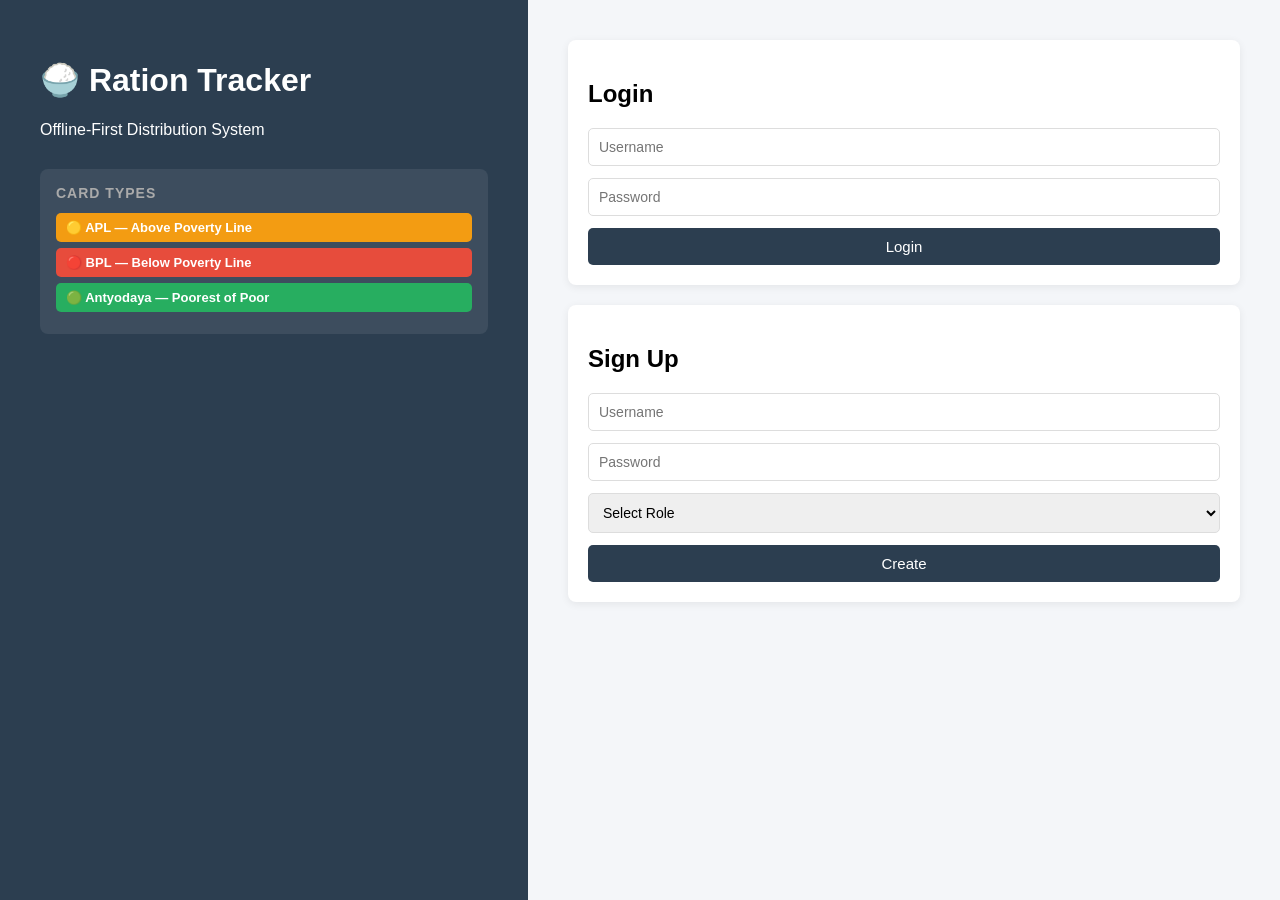
<file: index.html>
<!DOCTYPE html>
<html lang="en">
<head>
<meta charset="UTF-8">
<meta name="viewport" content="width=device-width, initial-scale=1.0">
<title>Ration Tracker</title>
<link rel="stylesheet" href="style.css">
</head>

<body>

<div class="main-container">

<div class="left-panel">
  <h1>🍚 Ration Tracker</h1>
  <p>Offline-First Distribution System</p>
  <div class="card-legend">
    <h3>Card Types</h3>
    <div class="legend-item apl">🟡 APL — Above Poverty Line</div>
    <div class="legend-item bpl">🔴 BPL — Below Poverty Line</div>
    <div class="legend-item ant">🟢 Antyodaya — Poorest of Poor</div>
  </div>
</div>

<div class="right-panel">

<form id="loginForm" class="form-box">
  <h2>Login</h2>
  <input type="text" id="loginUsername" placeholder="Username" required>
  <input type="password" id="loginPassword" placeholder="Password" required>
  <button type="submit">Login</button>
</form>

<form id="signupForm" class="form-box">
  <h2>Sign Up</h2>
  <input type="text" id="signupUsername" placeholder="Username" required>
  <input type="password" id="signupPassword" placeholder="Password" required>

  <select id="roleSelect" required>
    <option value="" disabled selected>Select Role</option>
    <option value="shopkeeper">Shopkeeper</option>
    <option value="admin">Admin</option>
  </select>

  <button type="submit">Create</button>
</form>

</div>
</div>

<script src="app.js" defer></script>
</body>
</html>
</file>
<file: style.css>
body {
    font-family: Arial;
    margin: 0;
    background: #f4f6f9;
}

.main-container {
    display: flex;
    min-height: 100vh;
}

.left-panel {
    width: 40%;
    background: #2c3e50;
    color: white;
    padding: 40px;
}

.left-panel .card-legend {
    margin-top: 30px;
    background: rgba(255,255,255,0.08);
    border-radius: 8px;
    padding: 16px;
}

.left-panel .card-legend h3 {
    margin: 0 0 12px 0;
    font-size: 14px;
    text-transform: uppercase;
    letter-spacing: 1px;
    color: #aaa;
}

.legend-item {
    padding: 7px 10px;
    border-radius: 5px;
    margin-bottom: 6px;
    font-size: 13px;
    font-weight: bold;
}

.legend-item.apl { background: #f39c12; color: #fff; }
.legend-item.bpl { background: #e74c3c; color: #fff; }
.legend-item.ant { background: #27ae60; color: #fff; }

.right-panel {
    width: 60%;
    padding: 40px;
}

.form-box {
    background: white;
    padding: 20px;
    margin-bottom: 20px;
    border-radius: 8px;
    box-shadow: 0 2px 8px rgba(0,0,0,0.07);
}

.form-box input,
.form-box select {
    display: block;
    width: 100%;
    margin-bottom: 12px;
    padding: 10px;
    border: 1px solid #ddd;
    border-radius: 5px;
    box-sizing: border-box;
    font-size: 14px;
}

.form-box button {
    width: 100%;
    padding: 10px;
    background: #2c3e50;
    color: white;
    border: none;
    border-radius: 5px;
    cursor: pointer;
    font-size: 15px;
}

.form-box button:hover { background: #1a252f; }

.dashboard-container {
    display: flex;
    min-height: 100vh;
}

.sidebar {
    width: 220px;
    background: #2c3e50;
    color: white;
    padding: 20px;
    display: flex;
    flex-direction: column;
    gap: 10px;
}

.sidebar h2 { margin: 0 0 4px 0; font-size: 16px; }

.sidebar button {
    padding: 8px;
    border: none;
    border-radius: 5px;
    cursor: pointer;
    font-size: 13px;
    background: #34495e;
    color: white;
}

.sidebar button:hover { background: #1a252f; }
.sidebar hr { border-color: #445; margin: 5px 0; }

/* Sync button disabled state */
#syncBtn:disabled {
    background: #555;
    color: #999;
    cursor: not-allowed;
    opacity: 0.6;
}

.main-content {
    flex: 1;
    padding: 20px;
}

.cards-section {
    display: flex;
    flex-wrap: wrap;
    gap: 10px;
    margin-bottom: 20px;
}

.card {
    background: white;
    padding: 15px 20px;
    border-radius: 8px;
    min-width: 90px;
    text-align: center;
    box-shadow: 0 2px 6px rgba(0,0,0,0.07);
}

.card p { margin: 0 0 4px 0; font-size: 12px; color: #888; }
.card h2 { margin: 0; font-size: 24px; }

.apl-card { border-top: 4px solid #f39c12; }
.bpl-card { border-top: 4px solid #e74c3c; }
.ant-card { border-top: 4px solid #27ae60; }

.monthly-notice {
    background: #fff3cd;
    border: 1px solid #ffc107;
    color: #856404;
    padding: 10px 16px;
    border-radius: 6px;
    margin-bottom: 14px;
    font-size: 14px;
}

.ration-info {
    background: #eaf4fb;
    border: 1px solid #3498db;
    color: #1a5276;
    padding: 8px 14px;
    border-radius: 6px;
    margin-bottom: 10px;
    font-size: 13px;
}

#customerForm {
    background: white;
    padding: 20px;
    border-radius: 8px;
    box-shadow: 0 2px 8px rgba(0,0,0,0.07);
    margin-bottom: 16px;
    display: flex;
    flex-wrap: wrap;
    gap: 10px;
    align-items: center;
}

#customerForm input[type="text"],
#customerForm input[type="number"],
#customerForm select {
    padding: 9px;
    border: 1px solid #ddd;
    border-radius: 5px;
    font-size: 14px;
    flex: 1 1 160px;
}

#customerForm label {
    font-size: 13px;
    display: flex;
    align-items: center;
    gap: 4px;
}

#customerForm button[type="submit"] {
    padding: 9px 24px;
    background: #2c3e50;
    color: white;
    border: none;
    border-radius: 5px;
    cursor: pointer;
    font-size: 14px;
}

#customerForm button[type="submit"]:hover { background: #1a252f; }

#searchInput, #filterCardType {
    padding: 9px;
    border: 1px solid #ddd;
    border-radius: 5px;
    font-size: 14px;
    margin-bottom: 10px;
    margin-right: 10px;
}

table {
    width: 100%;
    margin-top: 10px;
    border-collapse: collapse;
    background: white;
    border-radius: 8px;
    overflow: hidden;
    box-shadow: 0 2px 8px rgba(0,0,0,0.07);
}

th, td {
    padding: 10px 12px;
    border: 1px solid #eee;
    font-size: 13px;
    text-align: left;
}

th {
    background: #2c3e50;
    color: white;
    font-weight: 600;
}

tr:nth-child(even) { background: #f9f9f9; }

.badge {
    padding: 3px 8px;
    border-radius: 12px;
    font-size: 11px;
    font-weight: bold;
    color: white;
}

.badge-APL { background: #f39c12; }
.badge-BPL { background: #e74c3c; }
.badge-Antyodaya { background: #27ae60; }

.sync-dot { font-size: 12px; }
.sync-ok { color: green; }
.sync-pending { color: orange; }

td button {
    padding: 4px 10px;
    background: #e74c3c;
    color: white;
    border: none;
    border-radius: 4px;
    cursor: pointer;
    font-size: 12px;
}

td button:hover { background: #c0392b; }
</file>
